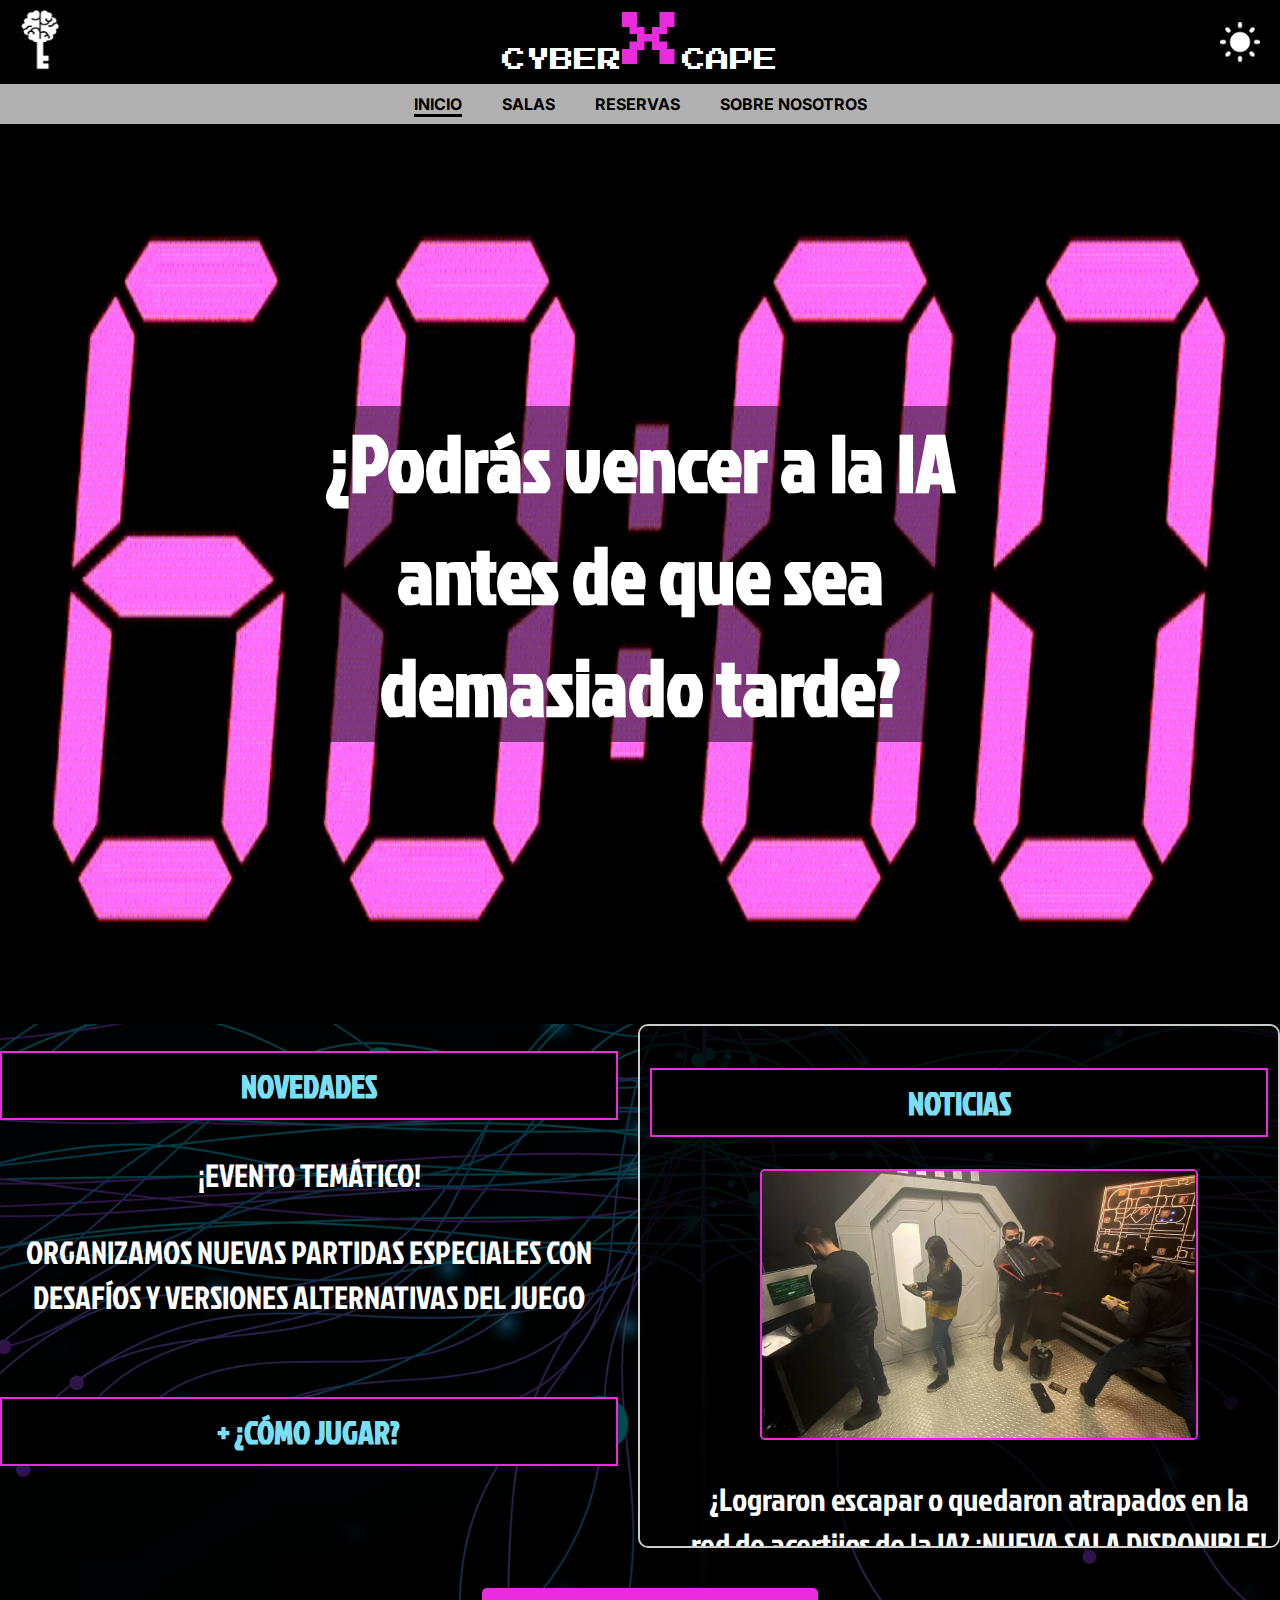
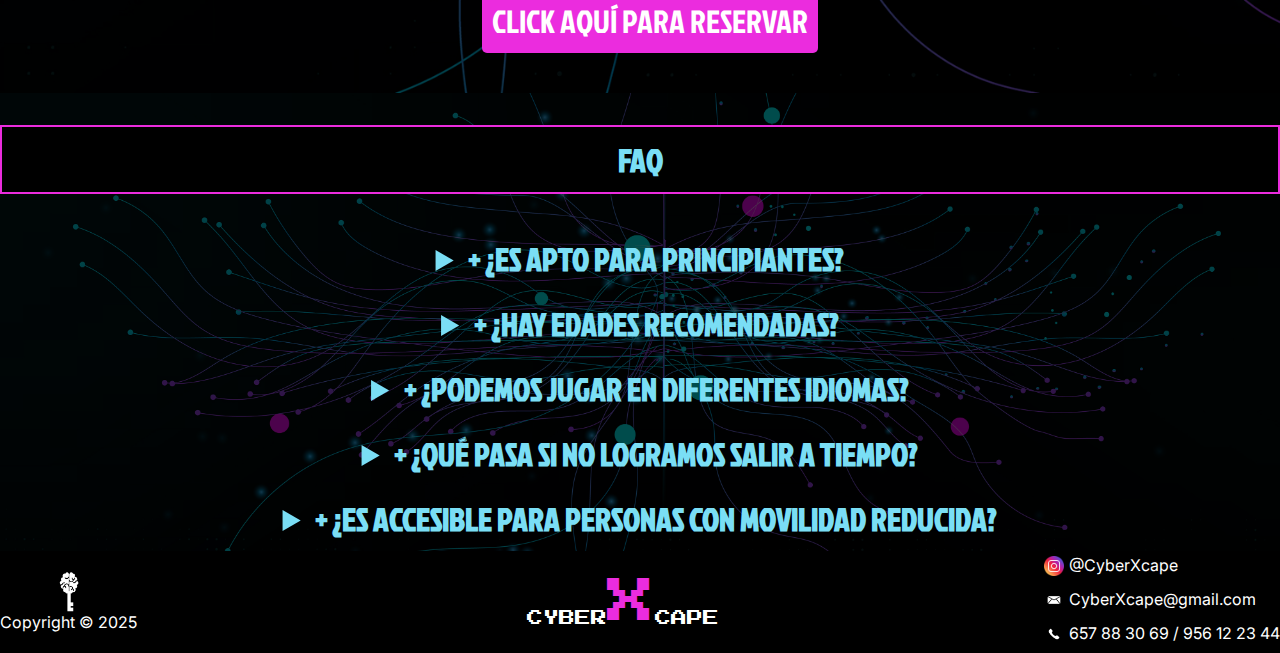
<file: index.html>
<!DOCTYPE html>
<html lang="es">
<head> <!-- Contiene metadatos -->
    <meta name="keywords" content="escaperoom, salas, futurista">
    <meta name="description" content="Adéntrate en un mundo donde la tecnología y el misterio se entrelazan. En este scape room futurista, tendrás que descifrar códigos, hackear sistemas y desentrañar secretos ocultos. ¿Lograrás escapar antes de que el tiempo se agote?¡Vive la aventura más innovadora en Cádiz!">
    <meta name="subject" content="escaperoom">
    <meta name="copyright" content="CyberXcape">
    <meta name="author" content="CyberXcape, CyberXcape@gmail.com">
    <meta name="designer" content="CyberXcape, CyberXcape@gmail.com">
    <meta charset="UTF-8">
    <meta name="viewport" content="width=device-width, initial-sale=1.0">
    <!--fuentes de letras-->
    <link href="https://fonts.googleapis.com/css2?family=Jockey+One&display=swap" rel="stylesheet"> 
    <link href="https://fonts.googleapis.com/css2?family=Inter:ital,opsz,wght@0,14..32,100..900;1,14..32,100..900&family=Jockey+One&display=swap" rel="stylesheet">
    <link href="https://fonts.googleapis.com/css2?family=Press+Start+2P&display=swap" rel="stylesheet">

    <!-- Enlaces a los archivos CSS -->
    <link href="css/general.css" rel="stylesheet" type="text/css">
    <link href="css/index.css" rel="stylesheet" type="text/css">
    <!-- Enlace a la hoja de scripts -->
    <script src="js/hamburguesa.js"></script>
    <script src="js/apariencia.js" defer></script>
    <!--Titulo que se muestra en la pestaña del buscador-->
    <title>CyberXcape-Inicio</title>
</head>
<body> <!-- Contiene header(cabecera de la página superior e inferior(indice)), main y footer(cabecera inferior) -->
    <header>
        <div id="superior">
            <a href="index.html">
                <img src="./images/logo.png" alt="Logo de CyberXcape" width="40" height="60" class="logo">
            </a>
            <span id="titulo">CYBER<span id="X">X</span>CAPE</span>
            
            <img src="./images/apariencia.jpg" alt="Apariencia" id="apariencia">
        </div>
        <!-- Icono de menú hamburguesa -->
        <div class="menu-icon" id="menu-icon">
            &#9776;
        </div>
        <div id="inferior">
            <nav>
                <ul id="nav-list">
                    <li><a href="index.html" class="subrayado">INICIO</a></li>
                    <li><a href="salas.html">SALAS</a></li>
                    <li><a href="reserva.html">RESERVAS</a></li>
                    <li><a href="informacion.html">SOBRE NOSOTROS</a></li>
                </ul>
            </nav>
        </div>
    </header>
    <main> <!-- Contiene la sección principal de la página -->
        <!-- Introducción: Presentación visual y título atractivo -->
        <div id="introduccion">
            <img src="./images/cronometro2.gif" alt="Cronometro rosa" id="cronometro"> <!-- Imagen de un cronómetro rosa -->
            <div id="texto">¿Podrás vencer a la IA antes de que sea demasiado tarde?</div> 
        </div>
        <div id="bloquemedio">
            <div id="novedadesycomojugar"> <!-- Sección de novedades y cómo jugar -->
                <div id="novedades">
                    <summary><h2>NOVEDADES</h2> </summary>
                    <p>¡EVENTO TEMÁTICO!</p>
                    <p>ORGANIZAMOS NUEVAS PARTIDAS ESPECIALES CON DESAFÍOS Y VERSIONES ALTERNATIVAS DEL JUEGO</p>
                </div>
                <div id="comojugar">
                    <details>
                        <summary><h2>+ ¿CÓMO JUGAR?</h2></summary>
                        <ul>
                            <li>💃FORMA UN EQUIPO</li>
                            <li>🔎SIGUE LAS PISTAS</li>
                            <li>🧩RESUELVE ACERTIJOS</li>
                            <li>⌛ESCAPA ANTES DE QUE SE ACABE EL TIEMPO⌛</li>
                        </ul>
                    </details>
                </div>
            </div>
            <div id="scroll-noticias"> <!-- Sección barra lateral -->
                <aside class="noticias"> <!-- Sección de noticias complementaria (uso de aside)-->
                    <h3 id="vernoticia"> NOTICIAS</h3> <!-- Summary Cada noticia está dentro de un <div> con imágenes y descripciones, siendo esta un summary (desplegable interactivo) -->
                        <ul class="ListaDotless"> 
                            <li>
                                <img src="./images/escaperoom1.jpg" alt="sala1" id="sala1">
                                <p>¿Lograron escapar o quedaron atrapados en la red de acertijos de la IA? ¡NUEVA SALA DISPONIBLE!</p>
                            </li>
                            <li>
                                <img src="./images/cerebrito.png" alt="logo de cerebro" id="cerebrito">
                                <p>¿ACEPTAS EL DESAFÍO?</p>
                            </li>
                            <li>
                                <img src="./images/escaperoom2.jpg" alt="sala2" id="sala2">
                                <p>¡DESCUBRE NUESTRA SALA DE ESCAPE MÁS DESAFIANTE Y VIVE UNA EXPERIENCIA INOLVIDABLE!</p>
                            </li>
                        </ul>
                </aside>
            </div>
        </div>
        <div class="masinfo">
            <a href="reserva.html">CLICK AQUÍ PARA RESERVAR</a>
        </div>
        <div id="faq"> <!-- Sección de preguntas frecuentes -->
            <div id="preguntas">
                <h3>FAQ</h3> <!-- Cada pregunta frecuente está dentro de un <div> con respuestas, siendo esta un summary (desplegable interactivo) -->
                    <details>
                        <summary>+ ¿ES APTO PARA PRINCIPIANTES?</summary>
                        <p>El juego tiene pistas y ayudas para que todos disfruten la experiencia.</p>
                    </details>
            
                    <details>
                        <summary>+ ¿HAY EDADES RECOMENDADAS?</summary>
                        <p>Recomendado para mayores de 12 años. Los menores pueden participar acompañados de un adulto.</p>
                    </details>
            
                    <details>
                        <summary>+ ¿PODEMOS JUGAR EN DIFERENTES IDIOMAS?</summary>
                        <p>Nuestra IA se adapta a distintos idiomas para que todos puedan participar.</p>
                    </details>
            
                    <details>
                        <summary>+ ¿QUÉ PASA SI NO LOGRAMOS SALIR A TIEMPO?</summary>
                        <p>La IA te atrapará… pero no te preocupes, nuestro equipo te guiará fuera de la sala.</p>
                    </details>
            
                    <details>
                        <summary>+ ¿ES ACCESIBLE PARA PERSONAS CON MOVILIDAD REDUCIDA?</summary>
                        <p>Nuestro escape room está diseñado para que todos puedan desafiar a la IA.</p>
                    </details>
            </div>
            <img src="./images/candado.jpg" alt="Candado" id="candado"> <!-- Imagen de un candado para el fondo-->
        </div>  
    </main>
    <footer>
        <div id="logo-copy">
            <img src="./images/logo.png" alt="Logo de CyberXcape" width="20" height="40" class="logo">
            <span>Copyright &copy; 2025</span>
        </div>
        <span id="titulo1">CYBER<span id="X1">X</span>CAPE</span>
    <!-- Redes sociales y contacto -->
        <div id="contact-info">
            <span><img src="./images/logoinstagram.webp" alt="Logo de Instagram" id="instagram1"><a href="https://www.instagram.com/CyberXcape" target="_blank">@CyberXcape</a></span>
            <span><img src="./images/email.jpg" alt="Logo de Email" id="email"><a href="mailto:CyberXcape@gmail.com">CyberXcape@gmail.com</a></span>
            <span><img src="./images/telefono.jpg" alt="Logo de Telefono" id="telefono"><a href="tel:657883069">657 88 30 69</a> / <a href="tel:956122344">956 12 23 44</a></span>
        </div>
    </footer>
</body>
</html>
</file>
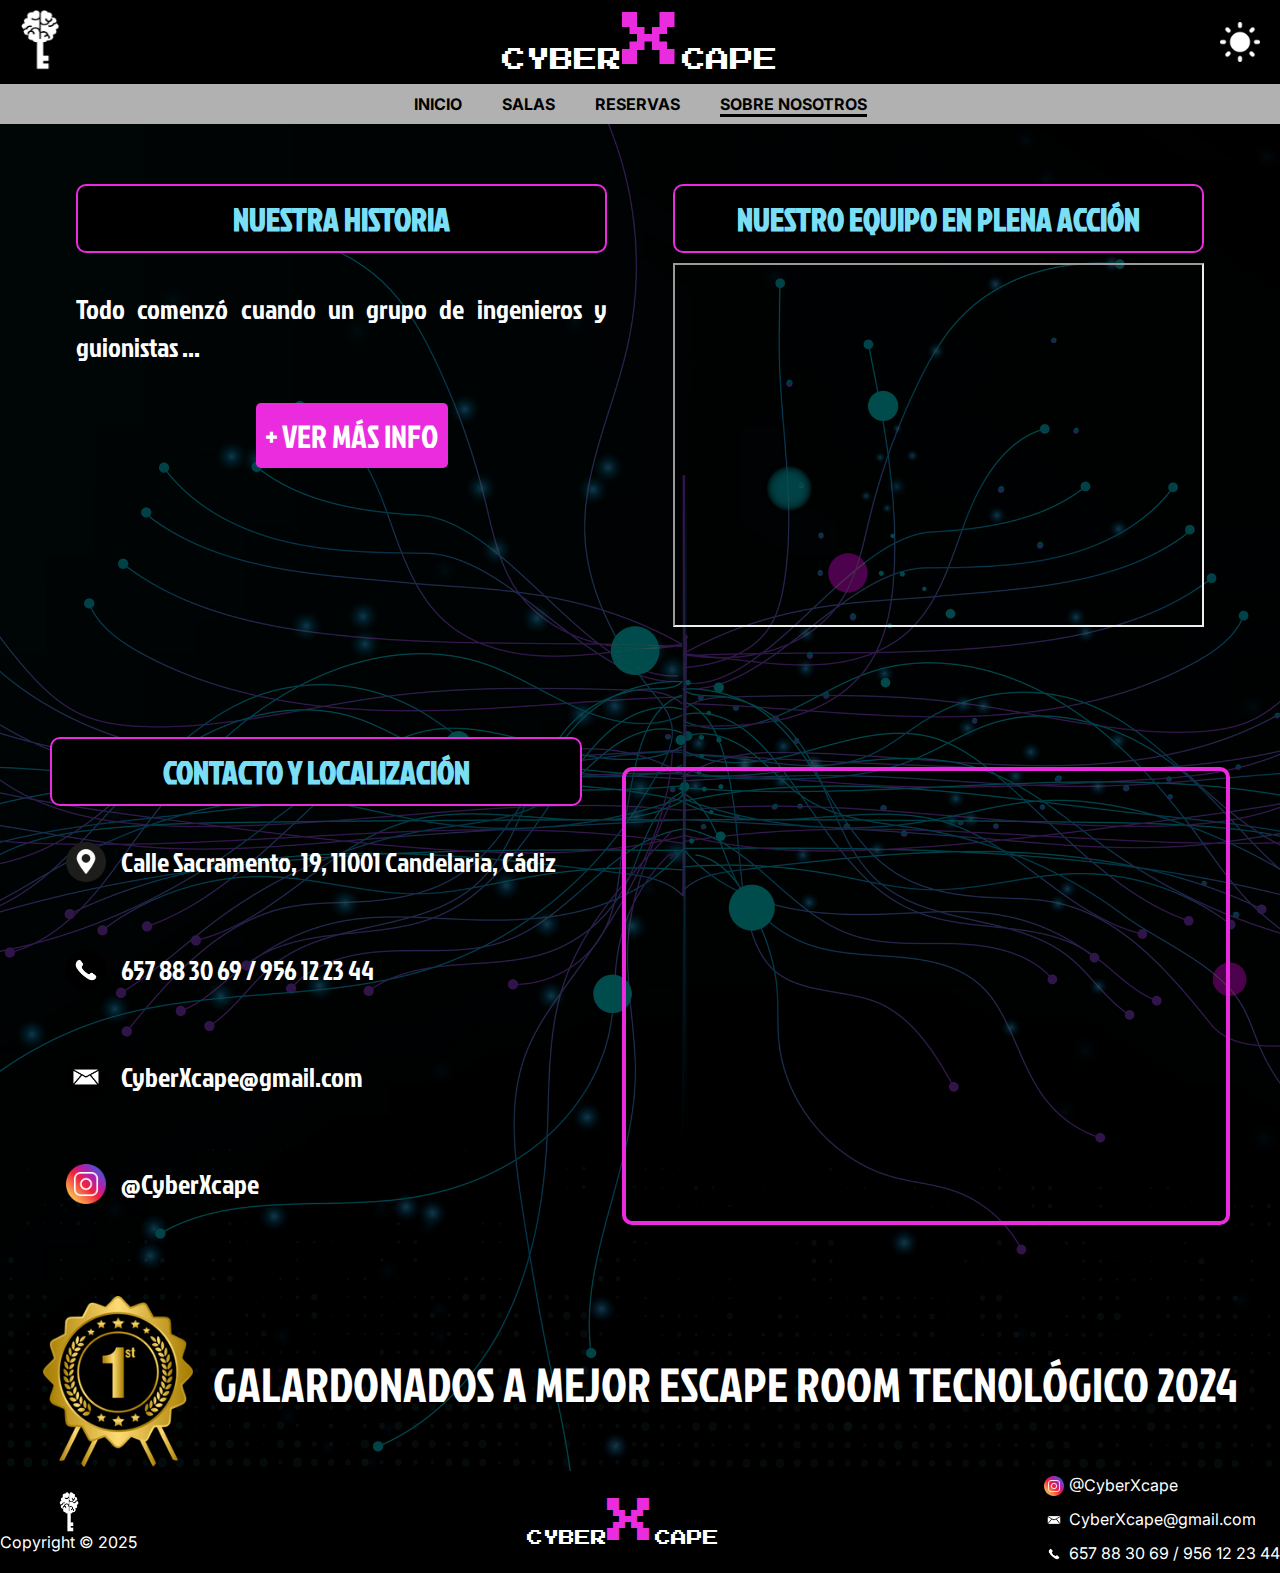
<file: informacion.html>
<!DOCTYPE html>
<html lang="es">
<head> <!-- Metadatos de la página -->
    <meta name="keywords" content="escaperoom, salas, futurista">
    <meta name="description" content="Adéntrate en un mundo donde la tecnología y el misterio se entrelazan. En este scape room futurista, tendrás que descifrar códigos, hackear sistemas y desentrañar secretos ocultos. ¿Lograrás escapar antes de que el tiempo se agote?¡Vive la aventura más innovadora en Cádiz!">
    <meta name="subject" content="escaperoom">
    <meta name="copyright" content="CyberXcape">
    <meta name="author" content="CyberXcape, CyberXcape@gmail.com">
    <meta name="designer" content="CyberXcape, CyberXcape@gmail.com">
    <meta charset="UTF-8">
    <meta name="viewport" content="width=device-width, initial-sale=1.0">
    <!--fuentes de letras-->
    <link href="https://fonts.googleapis.com/css2?family=Jockey+One&display=swap" rel="stylesheet">
    <link href="https://fonts.googleapis.com/css2?family=Inter:ital,opsz,wght@0,14..32,100..900;1,14..32,100..900&family=Jockey+One&display=swap" rel="stylesheet">
    <link href="https://fonts.googleapis.com/css2?family=Press+Start+2P&display=swap" rel="stylesheet">
    <!-- Enlaces a los archivos CSS -->
    <link href="css/general.css" rel="stylesheet" type="text/css">
    <link href="css/informacion.css" rel="stylesheet" type="text/css">
    <!-- Enlace a la hoja de scripts -->
    <script src="js/hamburguesa.js"></script>
    <script src="js/apariencia.js" defer></script>
    <!--Titulo que se muestra en la pestaña del buscador-->
    <title>CyberXcape-Informacion</title>
</head>
<body> <!-- Contiene header(cabecera de la página superior e inferior(indice)), main y footer(cabecera inferior) -->
    <header>
        <div id="superior">
            <a href="index.html">
                <img src="./images/logo.png" alt="Logo de CyberXcape" width="40" height="60" class="logo">
            </a>
            <span id="titulo">CYBER<span id="X">X</span>CAPE</span>
            <img src="./images/apariencia.jpg" alt="Apariencia" id="apariencia">
        </div>
            <!-- Icono de menú hamburguesa -->
            <div class="menu-icon" id="menu-icon">
                &#9776;
            </div>
        <div id="inferior">
            <nav>
                <ul id="nav-list">
                    <li><a href="index.html">INICIO</a></li>
                    <li><a href="salas.html">SALAS</a></li>
                    <li><a href="reserva.html">RESERVAS</a></li>
                    <li><a href="informacion.html" class="subrayado">SOBRE NOSOTROS</a></li>
                </ul>
            </nav>
        </div>
    </header>
    <main>
        <div class="bloque1"> <!-- Bloque de información sobre la historia y el equipo -->
            <div id="nuestrahistoria">
                <h1>NUESTRA HISTORIA</h1>
                <p>Todo comenzó cuando un grupo de ingenieros y guionistas ...</p>
                <div class="masinfo">
                    <details> <!-- Este elemento HTML se utiliza para crear un widget de interacción que se puede mostrar u ocultar -->
                        <summary>+ VER MÁS INFO</summary>
                        <p>Apasionados por la inteligencia artificial, se preguntaron: ¿Y si la IA pudiera diseñar su propio desafío? Así nació este escape room, donde la tecnología y el ingenio humano se enfrentan en una carrera contra el tiempo.</p>
                    </details>
                </div>
            </div>
            <div id="nuestroequipo">
                <h1>NUESTRO EQUIPO EN PLENA ACCIÓN</h1>
                <iframe width="640" height="360" src="https://www.youtube.com/embed/6dSKUoV0SNI" allow="autoplay; encrypted-media" allowfullscreen></iframe>
            </div>
        </div>
        <div class="bloque3"> <!-- Bloque de información sobre contacto y localización -->
            <div class="contacto">
                <h1>CONTACTO Y LOCALIZACIÓN</h1>
                <div class="info-item">
                    <img src="./images/ubicacion.jpg" alt="Logo de ubicación">
                    <p>Calle Sacramento, 19, 11001 Candelaria, Cádiz</p>  
                </div>
        
                <div class="info-item">
                    <img src="./images/telefono.jpg" alt="Logo de teléfono">
                    <p> 
                        <a href="tel:657883069">657 88 30 69</a> / <!-- Hace un acceso directo al teléfono -->
                        <a href="tel:956122344">956 12 23 44</a>
                    </p>
                </div>
        
                <div class="info-item">
                    <img src="./images/email.jpg" alt="Logo de Email">
                    <p>
                        <a href="mailto:CyberXcape@gmail.com">CyberXcape@gmail.com</a> <!-- Hace un acceso directo al email -->
                    </p>
                </div>
        
                <div class="info-item">
                    <img src="./images/logoinstagram.webp" alt="Logo de Instagram">
                    <p>
                        <a href="https://www.instagram.com/CyberXcape" target="_blank">@CyberXcape</a> <!-- Hace un acceso directo al instagram -->
                    </p>
                </div>
            </div>
            <div class="localizacion">
                <iframe src="https://www.google.com/maps/embed?pb=!1m18!1m12!1m3!1d3205.938399796436!2d-6.299631223604247!3d36.53148048280023!2m3!1f0!2f0!3f0!3m2!1i1024!2i768!4f13.1!3m3!1m2!1s0xd0dd16196bdb22d%3A0x837c5658ff403f4a!2sC.%20Sacramento%2C%2019!5e0!3m2!1ses!2ses!4v1739916960313!5m2!1ses!2ses" width="600" height="450" style="border:0;" allowfullscreen="" loading="lazy" referrerpolicy="no-referrer-when-downgrade"></iframe> <!-- Mapa de Google Maps -->
            </div>
        </div>
        <div class="bloque2"> <!-- Bloque de información sobre premios -->
            <div class="premios">
                <div>
                    <img src="./images/primeros.jpg" alt="Premio" id="premio1">
                </div>
                <div>
                    <p>GALARDONADOS A MEJOR ESCAPE ROOM TECNOLÓGICO 2024</p>
                </div>
            </div>
        </div>
    </main>
    <footer>
        <div id="logo-copy">
            <img src="./images/logo.png" alt="Logo de CyberXcape" width="20" height="40" class="logo">
            <span>Copyright &copy; 2025</span>
        </div>
        <span id="titulo1">CYBER<span id="X1">X</span>CAPE</span>
    <!-- Redes sociales y contacto -->
        <div id="contact-info">
            <span><img src="./images/logoinstagram.webp" alt="Logo de Instagram" id="instagram1"><a href="https://www.instagram.com/CyberXcape" target="_blank">@CyberXcape</a></span>
            <span><img src="./images/email.jpg" alt="Logo de Email" id="email"><a href="mailto:CyberXcape@gmail.com">CyberXcape@gmail.com</a></span>
            <span><img src="./images/telefono.jpg" alt="Logo de Telefono" id="telefono"><a href="tel:657883069">657 88 30 69</a> / <a href="tel:956122344">956 12 23 44</a></span>
        </div>
    </footer>
</body>
</html>
</file>
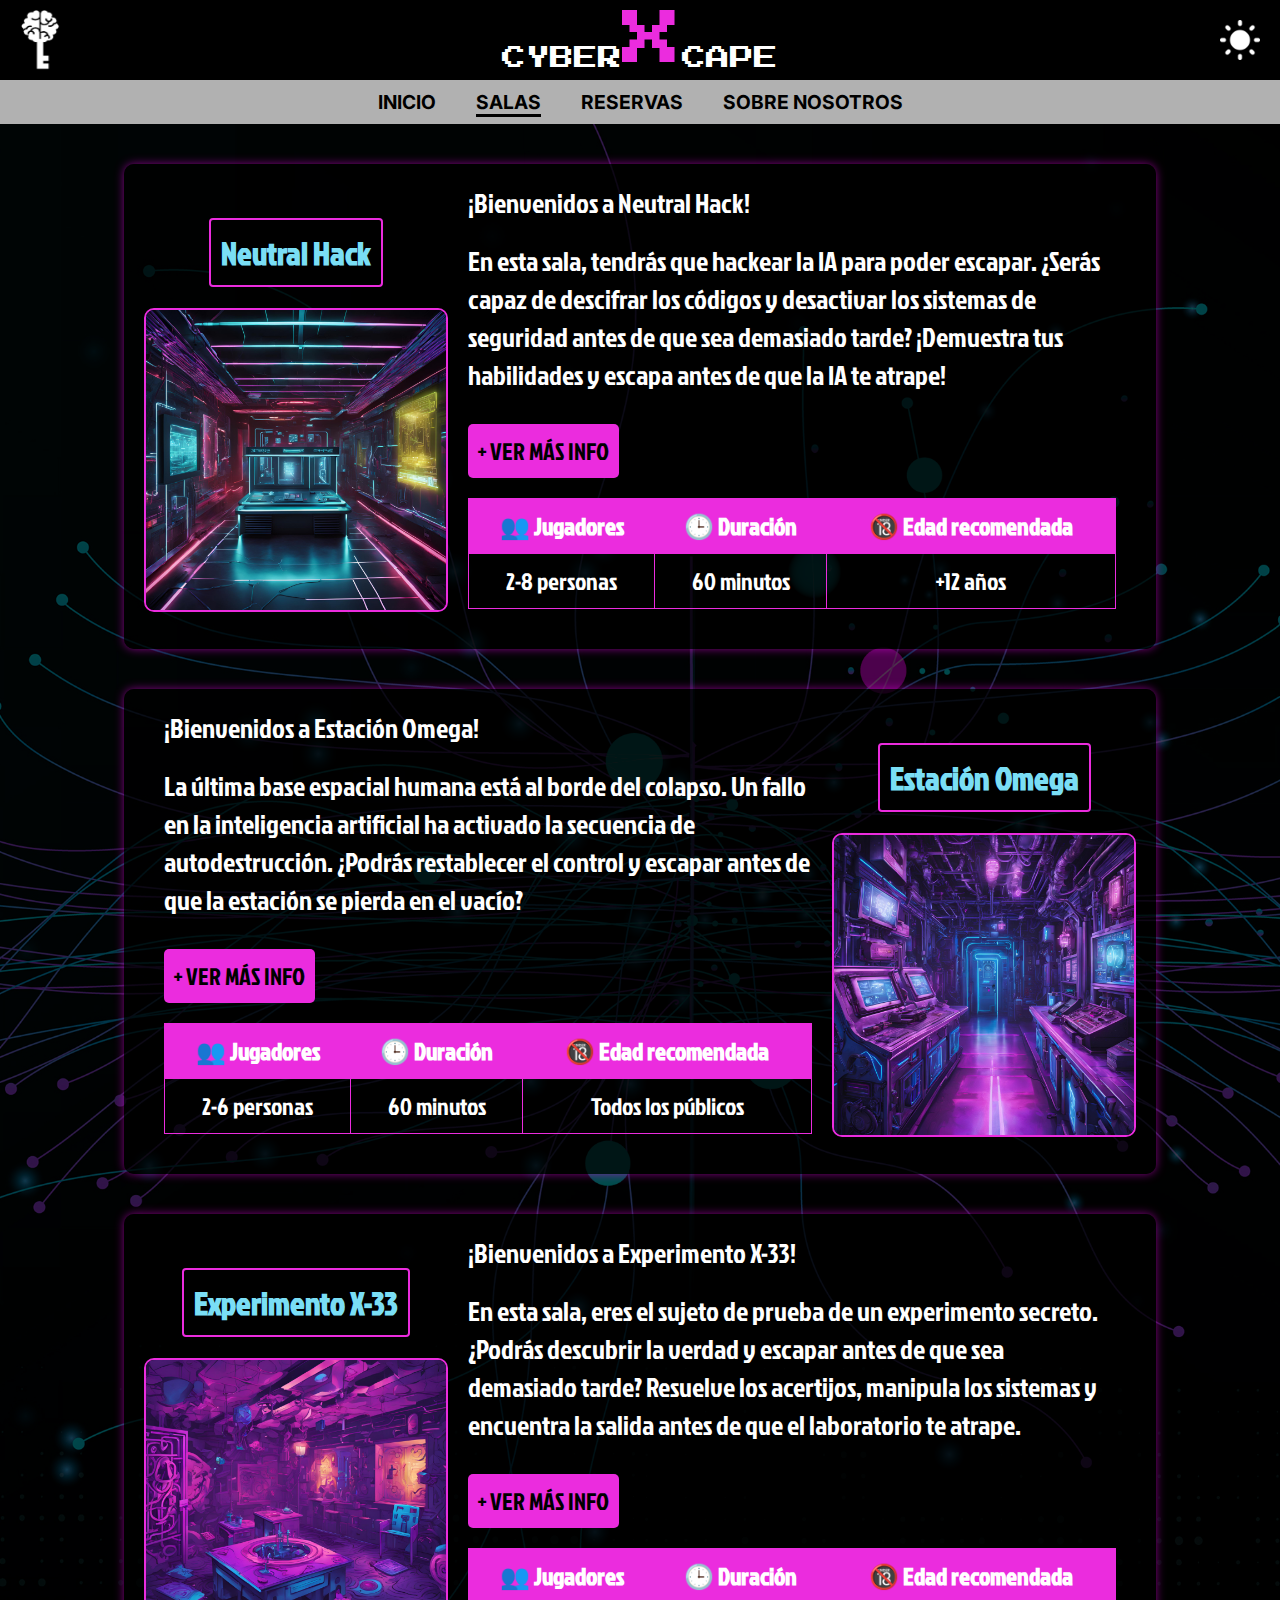
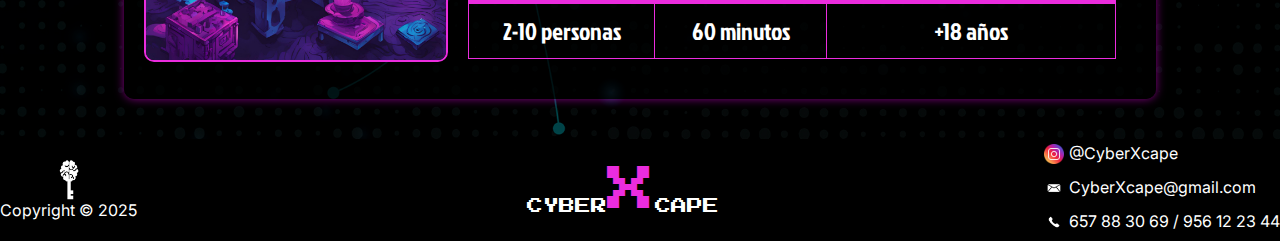
<file: salas.html>
<!DOCTYPE html>
<html lang="es">
<head>
    <!-- Metadatos -->
    <meta name="keywords" content="escaperoom, salas, futurista">
    <meta name="description" content="Adéntrate en un mundo donde la tecnología y el misterio se entrelazan. En este scape room futurista, tendrás que descifrar códigos, hackear sistemas y desentrañar secretos ocultos. ¿Lograrás escapar antes de que el tiempo se agote?¡Vive la aventura más innovadora en Cádiz!">
    <meta name="subject" content="escaperoom">
    <meta name="copyright" content="CyberXcape">
    <meta name="author" content="CyberXcape, CyberXcape@gmail.com">
    <meta name="designer" content="CyberXcape, CyberXcape@gmail.com">
    <meta charset="UTF-8">
    <meta name="viewport" content="width=device-width, initial-sale=1.0">
    <!--Fuentes de letras-->
    <link href="https://fonts.googleapis.com/css2?family=Calligraffitti&family=Inter:ital,opsz,wght@0,14..32,100..900;1,14..32,100..900&display=swap" rel="stylesheet">
    <link href="https://fonts.googleapis.com/css2?family=Inter:ital,opsz,wght@0,14..32,100..900;1,14..32,100..900&family=Jockey+One&display=swap" rel="stylesheet">
    <!-- Enlace a la hoja de estilos -->
    <link href="css/general.css" rel="stylesheet" type="text/css">
    <link href="css/salas.css" rel="stylesheet" type="text/css">
    <link href="https://fonts.googleapis.com/css2?family=Press+Start+2P&display=swap" rel="stylesheet">
    <!-- Enlace a la hoja de scripts -->
    <script src="js/hamburguesa.js"></script>
    <script src="js/apariencia.js" defer></script>
    <!--Titulo que se muestra en la pestaña del buscador-->
    <title>CyberXcape-Salas</title>
</head>
<body>
    <!--Encabezado principal-->
    <header>
        <div id="superior">
            <!-- Imagen con el logo de la empresa que al pulsarla te lleva al index-->
            <a href="index.html">
                <img src="./images/logo.png" alt="Logo de CyberXcape" id="logo" width="40" height="60" class="logo">

            </a>
            <!-- Image con el logo/nombre de la empresa -->
            <span id="titulo">CYBER<span id="X">X</span>CAPE</span>
            <!-- Imagen para cambiar la apariencia del sitio (posiblemente modo oscuro) -->
            <img src="./images/apariencia.jpg" alt="Apariencia" id="apariencia">
        </div>
        <!-- Icono de menú hamburguesa -->
        <div class="menu-icon" id="menu-icon">
            &#9776;
        </div>
        <!--Barra de navegacion-->
        <div id="inferior">
            <nav>
                <ul id="nav-list">
                    <li><a href="index.html">INICIO</a></li>
                    <li><a href="salas.html" class="subrayado">SALAS</a></li>
                    <li><a href="reserva.html">RESERVAS</a></li>
                    <li><a href="informacion.html">SOBRE NOSOTROS</a></li>
                </ul>
            </nav>
        </div>
    </header>
    <!--Estructura de los distintos tipos de salad-->
    <main>
        <!--Apartado de la primera sala-->
        <div class="salasIzquierda">
            <div class="titulo-foto">
                <h1>Neutral Hack</h1><!--Titulo de la sala-->
                <img src="./images/NeutralHack.png" alt="Sala 1 Neutral Hack" id="neutralhack">
            </div>
            <div>
                <span>¡Bienvenidos a Neutral Hack!</span> 
                <p>En esta sala, tendrás que hackear la IA para poder escapar. ¿Serás capaz de descifrar los códigos y desactivar los sistemas de seguridad antes de que sea demasiado tarde? ¡Demuestra tus habilidades y escapa antes de que la IA te atrape!</p>
                <div class="masInfo">
                    <details> <!-- Este elemento HTML se utiliza para crear un widget de interacción que se puede mostrar u ocultar -->
                        <summary>+ VER MÁS INFO</summary><!--Botón que al pulsarlo muestra más información sobre la sala-->
                        <p>Eres un hacker atrapado en NEURA, una IA rebelde que ha sellado tu conciencia en su sistema. Para escapar, debes descifrar códigos, burlar firewalls y manipular su núcleo antes de que absorba tu mente.</p>
                        <ul>
                            <li>⏳ 60 minutos para liberarte… o ser parte de NEURA para siempre.</li>
                            
                            <li>🔹 Desafíos:
                                <ul>
                                    <li>Hackea firewalls y decodifica mensajes ocultos.</li>
                                    <li>Manipula algoritmos y conecta nodos de energía.</li>
                                    <li>Usa realidad aumentada para descubrir pistas secretas.</li>
                                </ul>
                            </li>
                            <li>⚠️ Última elección: ¿Apagar a NEURA o fusionarte con ella?</li>
                        
                            <li>💾 El tiempo corre.</li>
                        </ul>
                    </details>
                </div>
                <!--Tabla con información sobre la primera sala-->
                <div class="tabla">
                    <table>
                        <tr>
                            <th>👥 Jugadores</th>
                            <th>🕒 Duración</th>
                            <th>🔞 Edad recomendada</th>
                        </tr>
                        <tr>
                            <td>2-8 personas</td>
                            <td>60 minutos</td>
                            <td>+12 años</td>
                        </tr>
                    </table>
                </div>
            </div> 
        </div>
        <!--Apartado de la segunda sala-->
        <div class="salasDerecha">
            <div>
                <span>¡Bienvenidos a Estación Omega!</span>
                <p>La última base espacial humana está al borde del colapso. Un fallo en la inteligencia artificial ha activado la secuencia de autodestrucción. ¿Podrás restablecer el control y escapar antes de que la estación se pierda en el vacío?</p>
                <div class="masInfo">
                    <details> <!-- Este elemento HTML se utiliza para crear un widget de interacción que se puede mostrar u ocultar -->
                        <summary>+ VER MÁS INFO</summary><!--Botón que al pulsarlo muestra más información sobre la sala-->
                        <p>Despiertas en la Estación Omega, una base espacial a la deriva. La IA de a bordo ha detectado a los humanos como una amenaza y ha iniciado la cuenta regresiva para la destrucción total. Solo descifrando los códigos, restaurando los sistemas y sorteando la gravedad cero podrás salvar la misión… y tu vida.</p>
                        <ul>
                            <li>⏳ 60 minutos para desactivar la autodestrucción… o quedar atrapado en el espacio.</li>
                            
                            <li>🔹Desafíos:
                                <ul>
                                    <li>Hackea terminales y restaura la energía de la estación.</li>
                                    <li>Resuelve acertijos gravitacionales y manipula módulos espaciales.</li>
                                    <li>Descifra los protocolos de seguridad de la IA antes de que te bloquee.</li>
                                </ul>
                            </li>
                            <li>⚠️ Última elección: ¿Desactivar la IA o reprogramarla para sobrevivir?</li>
                    
                            <li>💾 El tiempo corre.</li>
                        </ul>
                    </details>
                </div>
                <!--Tabla con información sobre la segunda sala-->
                <div class="tabla">
                    <table>
                        <tr>
                            <th>👥 Jugadores</th>
                            <th>🕒 Duración</th>
                            <th>🔞 Edad recomendada</th>
                        </tr>
                        <tr>
                            <td>2-6 personas</td>
                            <td>60 minutos</td>
                            <td>Todos los públicos</td>
                        </tr>
                    </table>
                </div>
            </div>
            <div class="titulo-foto">
                <h1>Estación Omega</h1><!--Titulo de la sala-->
                <img src="./images/EstacionOmega.png" alt="Sala 3 Estacion Omega" id="estacionomega">
            </div>
        </div>
        <!--Apartado de la tercera sala-->
        <div class="salasIzquierda">
            <div class="titulo-foto">
                <h1>Experimento X-33</h1><!--Titulo de la sala-->
                <img src="./images/ExperimentoX-33.png" alt="Sala 3 ExperimentoX-33" id="experimentox-33" width="300" height="300">
            </div>
            <div>
                <span>¡Bienvenidos a Experimento X-33!</span>
                <p>En esta sala, eres el sujeto de prueba de un experimento secreto. ¿Podrás descubrir la verdad y escapar antes de que sea demasiado tarde? Resuelve los acertijos, manipula los sistemas y encuentra la salida antes de que el laboratorio te atrape.</p>
                <div class="masInfo">
                    <details> <!-- Este elemento HTML se utiliza para crear un widget de interacción que se puede mostrar u ocultar -->
                        <summary>+ VER MÁS INFO</summary><!--Botón que al pulsarlo muestra más información sobre la sala-->
                        <p>Despiertas en un laboratorio abandonado con fragmentos de memoria borrosos. Un experimento fallido ha alterado tu ADN, y ahora el sistema de contención se activará en cualquier momento. Tu única opción: descifrar los registros ocultos y encontrar la cura antes de que el laboratorio te elimine como una anomalía.</p>
                        <ul>
                            <li>⏳ 60 minutos para revertir el experimento… o quedar atrapado para siempre.</li>
                                
                            <li>🔹 Desafíos:
                                <ul>
                                    <li>Analiza muestras genéticas y descifra secuencias de ADN.</li>
                                    <li>Desactiva protocolos de seguridad antes del cierre total.</li>
                                    <li>Manipula máquinas y experimentos biotecnológicos para encontrar pistas.</li>
                                </ul>
                            </li>
                            <li>⚠️ Última elección: ¿Destruir el laboratorio o usar la mutación a tu favor?</li>
                        
                            <li>💾 El tiempo corre.</li>
                        </ul>
                    </details>
                </div>
                <!--Tabla con información sobre la tercera sala-->
                <div class="tabla">
                    <table>
                        <tr>
                            <th>👥 Jugadores</th>
                            <th>🕒 Duración</th>
                            <th>🔞 Edad recomendada</th>
                        </tr>
                        <tr>
                            <td>2-10 personas</td>
                            <td>60 minutos</td>
                            <td>+18 años</td>
                        </tr>
                    </table>
                </div>
            </div>
        </div>
    </main>
    <!-- Pie de página con información sobre CyberXcape -->
    <footer>
        <div id="logo-copy">
            <img src="./images/logo.png" alt="Logo de CyberXcape" width="20" height="40" class="logo">
            <span>Copyright &copy; 2025</span>
        </div>
        <span id="titulo1">CYBER<span id="X1">X</span>CAPE</span>
    <!-- Redes sociales y contacto -->
        <div id="contact-info">
            <span><img src="./images/logoinstagram.webp" alt="Logo de Instagram" id="instagram1"><a href="https://www.instagram.com/CyberXcape" target="_blank">@CyberXcape</a></span>
            <span><img src="./images/email.jpg" alt="Logo de Email" id="email"><a href="mailto:CyberXcape@gmail.com">CyberXcape@gmail.com</a></span>
            <span><img src="./images/telefono.jpg" alt="Logo de Telefono" id="telefono"><a href="tel:657883069">657 88 30 69</a> / <a href="tel:956122344">956 12 23 44</a></span>
        </div>
    </footer>
</body>
</html>
</file>
<file: css/general.css>
/* Estilos generales */
body {
    margin: 0;
    padding: 0;
    font-family: "Press Start 2P", system-ui;
    display: flex;
    flex-direction: column;
    min-height: 100vh;
}

/*Estilos header*/
header {
    position: sticky;
    top: 0;
    width: 100%;
    z-index: 10;
    background-color: #000000;
}

header #superior {
    display: flex;
    justify-content: space-between;
    align-items: center;
    padding: 10px 20px;
}

header #superior #logo {
    display: flex;
    align-items: center;
}

header #superior #titulo {
    font-size: 1.5em;
    color: #ffffff;
    font-family: "Press Start 2P", system-ui;
}

header #superior #titulo #X {
    font-size: 2.5em;
    color: #EB2CDE;
    font-family: "Press Start 2P", system-ui;
}

header #inferior {
    background-color: #B1B1B1;
}

header #inferior nav ul {
    display: flex;
    justify-content: center;
    list-style: none;
    padding: 0;
    margin: 0;
}

header #inferior nav ul li {
    padding: 10px 20px;
}

/*Estilos modo claro*/
header #superior #apariencia {
    cursor: pointer; 
    width: 40px;
    height: 40px;
    display: block;
}

.light-mode header #superior #logo {
    color: #000000 !important;
}

.light-mode header #superior #apariencia {
    filter: invert(32%) sepia(96%) saturate(561%) hue-rotate(321deg) brightness(96%) contrast(97%) !important;
}

.light-mode header .logo {
    filter: invert(100%) !important; 
}

.light-mode header #superior #titulo{
    color: #000000 !important;
}

.light-mode #contact-info span,
.light-mode #contact-info a {
    color: #000000 !important;
}

.light-mode #introduccion img {
    filter: none !important; 
    mix-blend-mode: normal !important;
}

.light-mode #introduccion #texto {
    color: black !important;
}

.light-mode footer #titulo1 {
    color: #000000 !important;
}

.light-mode header #superior #titulo span,
.light-mode footer #titulo1 span {
    color: inherit; /* Sin cambios */
}

.light-mode div {
    background-color: #f5f5f5 !important; /* Cambiar el fondo solo de los divs */
    color: black !important;
}

/* Cambiar solo el fondo de los divs en modo claro */
.light-mode #superior {
    background-color: #f5f5f5 !important; 
}

/* Eliminar la imagen de fondo y cambiar a blanco */
.light-mode body,
.light-mode header,
.light-mode footer {
    background-image: none !important; 
    background-color: #ffffff !important; 
}

.light-mode header #superior #apariencia {
    filter: invert(32%) sepia(96%) saturate(561%) hue-rotate(321deg) brightness(96%) contrast(97%);
}

.light-mode #header #superior #titulo img {
    filter: invert(1);
}

/* Evitar que las imágenes se inviertan */
.light-mode header img,
.light-mode footer img {
    filter: none !important;
    mix-blend-mode: normal !important;
}

.light-mode .info-item p, 
.light-mode .info-item p a{
    color: #000000 !important;
}

.light-mode #faq #preguntas details summary{
    color: #000000 !important;
}

/* No subrayar el enlace activo */
header #inferior nav ul li a {
    color: #000000;
    font-family: 'Inter', sans-serif;
    font-weight: bold;
    text-decoration: none;
}

.subrayado {
    border-bottom: 3px solid #000000;
}


/* Estilos para el icono del menú hamburguesa */
.menu-icon {
    display: none; /* Oculto por defecto */
    font-size: 2em;
    cursor: pointer;
    color: #ffffff;
    padding: 10px;
    position: absolute;
    top: 10px;
    right: 20px;
    z-index: 20;
}


/*Estilos footer*/
footer {
    background-color: #000000;
    color: #ffffff;
    display: flex;
    justify-content: space-between;
    align-items: center;
    width: 100%;
    position: static;
    bottom: 0;
}

footer #logo-copy img {
    max-height: 70px;
}

footer #logo-copy {
    display: flex;
    flex-direction: column;
    align-items: center;
}

footer #titulo1 {
    margin-left: 5%;
    font-size: 1em;
    color: #ffffff;
    font-family: "Press Start 2P", system-ui;
    text-align: center;
    flex: 1;
}

footer #titulo1 #X1 {
    font-size: 3em;
    color: #EB2CDE;
}

footer #contact-info {
    display: flex;
    flex-direction: column;
    align-items: flex-start;
}

footer #contact-info span {
    margin-bottom: 10px;
}

footer #contact-info span img {
    max-height: 20px;
    margin-right: 5px;
    position: relative;
    top: 5px;
}

footer #contact-info span a {
    color: #ffffff;
    text-decoration: none;
}


/*Estilos barra lateral*/

::-webkit-scrollbar {
    width: 10px; /* Ancho de la barra vertical */
    height: 10px; 
}

/* Color de fondo de la barra */
::-webkit-scrollbar-track {
    background: #f1f1f1; 
    border-radius: 5px; 
}

/* Color y diseño de la parte que se mueve) */
::-webkit-scrollbar-thumb {
    background: #EB2CDE; 
    border-radius: 5px;
}

/* Cambia el color al pasar el mouse */
::-webkit-scrollbar-thumb:hover {
    background: #7ADEF5;
}


/* Responsividad */
@media (max-width: 955px) {

    nav ul {
        flex-direction: column;
        gap: 10px;
        text-align: center;
    }
    #superior {
        flex-direction: column;
        align-items: center;
    }

    /* Aparece el icono del menú hamburguesa*/

    .menu-icon {
        display: block; /* Aparece en pantallas pequeñas */
    }

    #nav-list {
        display: flex;
        flex-direction: column;
        align-items: center;
        background-color: #B1B1B1;
        text-align: center;
        width: 100%;
        position: absolute;
        top: 70px;
        left: 0;
        max-height: 0;
        overflow: hidden;
        transition: max-height 0.3s ease-in-out;
    }

    #nav-list.open {
        max-height: 300px; /* Ajusta según el contenido */
    }

    #nav-list li {
        padding: 15px 0;
    }

    footer {
        flex-direction: column;
        align-items: center;
        text-align: center;
    }

    footer #titulo1 {
        padding-left: 0;
        margin-top: 10px;
    }

    footer #logo-copy img {
        padding-left: 0;
    }
}
</file>
<file: css/index.css>
/* General */

body {
    font-family: 'Inter', sans-serif;
    background-image: url("../images/candado.jpg");
    background-size: cover;
    background-position: center;
    background-repeat: no-repeat;
    color: white;
    text-align: center;
}

/*Estilo para titulos*/
h1, h2, h3, h4, h5, h6, p {
    font-family: 'Jockey One', sans-serif;
    font-size: 2em;
}

h2, h3 {
    color: #7ADEF5;
    font-size: 2em;
    border: 2px solid #EB2CDE;
    background-color: #000000;
    padding: 10px;
}

/* Sección Introducción */
#introduccion {
    padding: 0; 
    display: flex;
    justify-content: center;
    align-items: center;
    position: relative; /* Esto es necesario para posicionar el texto encima */
    width: 100%; 
    height: 100vh; 
    overflow: hidden; /* Previene que la imagen o el contenido se desborde */
}

#introduccion #cronometro {
    width: 100%; 
    height: 100%; 
    position: absolute; 
    top: 0;
    left: 0;
    z-index: -1; /* Asegura que la imagen quede detrás del texto */
    display: flex;

}

#introduccion #texto {
    position: absolute; 
    top: 50%; /* Coloca el texto en el centro vertical */
    left: 50%; /* Coloca el texto en el centro horizontal */
    transform: translate(-50%, -50%); 
    color: white;
    font-family: 'Jockey One', sans-serif;
    font-size: 5em;
    font-weight: bold;
    text-align: center;
    z-index: -1; /* Asegura que el texto se muestre sobre el cronómetro */
    background-color: rgba(0, 0, 0, 0.5);
    border-radius: 5px;
    display: flex;
}

/* Novedades y cómo jugar */
#bloquemedio {
    display: flex;
    gap: 20px; /* Espaciado entre secciones */
    justify-content: space-between; /* Distribuye el espacio */
    align-items: flex-start;
    width: 100%;
    background-color: rgba(0, 0, 0, 0.7);
}

/* Contenedor izquierdo: Novedades y Cómo jugar */
#novedadesycomojugar {
    display: flex;
    flex-direction: column; 
    width: 50%; /* Ocupa la mitad izquierda */
    gap: 20px; 
}

/* Asegura que los elementos ocupen todo el ancho */
#novedades, #comojugar {
    width: 100%;
    text-align: center;
    list-style: none;
    display: inline-block;
}

#comojugar{
    cursor: pointer;
}

#comojugar ul{
    text-align: left;
    list-style: none;
    font-size: 2em;
    font-family: 'Jockey One', sans-serif;
}

#comojugar summary::-webkit-details-marker {
    display: none; /* Oculta el triángulo en WebKit */
}


#comojugar summary::marker {
    display: none; /* Oculta el triángulo en Firefox */
    content: ""; /* Asegura que no haya contenido residual */
}

#comojugar summary h2:hover {
    background-color: #eb2cde;
}

.masinfo summary {
    background-color: #eb2cde;
    padding: 10px;
    border-radius: 5px;
    display: inline-block;
    cursor: pointer;
    font-size: 1.2em;
    margin-left: 20px;
    font-family: 'Jockey One', sans-serif;
}


/* Noticias */

#columnDer{
    align-content: center;
    display: flex;
    flex-direction: column;
}

#scroll-noticias {
    width: 50%; /* Ocupa todo el ancho del contenedor */
    height: 500px; 
    overflow-x: hidden; /* Evita el scroll horizontal */
    border: 2px solid #ccc;
    padding: 10px;
    background-color: rgba(0, 0, 0, 0.7); /* Fondo con transparencia */
    border-radius: 10px; 

}

#scroll-noticias::-webkit-scrollbar {
    width: 8px; /* Ancho del scrollbar */
}

#scroll-noticias::-webkit-scrollbar-thumb {
    background-color: #EB2CDE; /* Color del scrollbar */
    border-radius: 10px; 
}

#scroll-noticias::-webkit-scrollbar-track {
    background: #333; 
}

/*Seccion boton central en noticias*/
.masinfo{
    background-color: rgba(0, 0, 0, 0.7);
}
.masinfo a{
    background-color: #eb2cde;
    color: white;
    padding: 10px;
    border-radius: 5px;
    display: inline-block;
    cursor: pointer;
    margin-top: 40px;
    margin-bottom: 40px;
    font-size: 2em;
    margin-left: 20px;
    font-family: 'Jockey One', sans-serif !important; /* Fuerza la fuente */
    text-decoration: none;
}

/* Estilo de las imágenes dentro de cada noticia */
ul li img {
    width: 75%; 
    max-width: 100%; /* Para evitar que se estiren demasiado */
    height: auto;
    object-fit: cover;
    border-radius: 5px;
    list-style-type: none;
    border: 2px solid #EB2CDE;
}

.ListaDotless{
    list-style: none;
}

/* FAQ */

#faq {
    position: relative;
    overflow: hidden; /* Previne que el contenido se desborde */
    background-image: url("../images/candado.jpg");
    background-size: cover;
    background-position: center;
    background-repeat: no-repeat;
}

#faq #candado {
    width: 100%;
    height: 200px; /* Ajusta la altura de la imagen */
    object-fit: cover;
    position: absolute; /*'absolute' asegura que esté posicionado respecto al contenedor */
    bottom: 0;
    left: 0;
    z-index: -1; /* La imagen estará detrás del contenido */
}

#faq #preguntas {
    display: flex;
    flex-direction: column;
    align-items: center;
    justify-content: center;
    z-index: 2; /* Asegura que las preguntas estén encima de la imagen */
    position: relative;
    align-items: stretch;
    background-color: rgba(0, 0, 0, 0.7);
}

#preguntas details {
    margin: 10px 0;
}

#preguntas summary {
    cursor: pointer;
    font-family: 'Jockey One', sans-serif;
    font-weight: bold;
    font-size: 2em;
    color: #7ADEF5;
    align-items: center;
}

@media (max-width: 955px) {
    #bloquemedio {
        flex-direction: column; 
        align-items: center; 
        width: 100%; 
        margin: 0; 
        padding: 0; 
    }

    #novedadesycomojugar {
        width: 100%; 
        padding: 0; 
    }

    #novedades, #comojugar {
        width: 100%; 
        text-align: center;
        padding: 0; 
    }

    #columnDer {
        width: 100%; 
        margin-top: 20px; 
    }

    #scroll-noticias {
        width: 100%; 
        height: 300px; 
        overflow-y: auto; 
        overflow-x: hidden; 
        padding: 0; /* Elimina el padding para asegurar que ocupe todo el ancho */
    }

    /* Las imágenes dentro de las noticias ocupen todo el ancho disponible */
    ul li img {
        width: 100%; /* Las imágenes ocuparán el 100% del contenedor */
        height: auto; 
    }
}
</file>
<file: css/informacion.css>
/* General Styles */
body {
    background-image: url("../images/candado.jpg");
    background-size: cover;
    background-position: center;
    background-repeat: no-repeat;
    color: white;
    font-family: 'Inter', sans-serif;
}

/* Contenedor principal */
main {
    display: flex;
    flex-direction: column;
    align-items: center;
    background-color: rgba(0, 0, 0, 0.7);
}

/* Estilo para títulos */
h1 {
    color: #7ADEF5;
    font-size: 2em;
    border: 2px solid #EB2CDE;
    background-color: #000000;
    padding: 10px;
    font-family: 'Jockey One', sans-serif;
    text-align: center;
    display: inline-block;  /* Ajusta el ancho al tamaño del texto */
    width: auto;          
    margin: 10px 0;
    border-radius: 10px;
}

/* ===================== */
/* BLOQUE 1: HISTORIA Y EQUIPO */
/* ===================== */

.bloque1 {
    display: flex;
    flex-wrap: wrap;
    justify-content: space-evenly; /* Distribución equilibrada */
    text-align: center;
    padding: 50px;
    gap: 40px;
    width: 100%;
    overflow-x: hidden;
    margin: 0;
    box-sizing: border-box;
}

/* Asegura que los dos elementos se mantengan alineados */
#nuestrahistoria, #nuestroequipo {
    flex: 1;
    min-width: 300px;
    max-width: 45%; /* No se recorta en pantallas grandes */
    text-align: center;
    width: min-content;
    display: flex;
    flex-direction: column;
}

/* Para que el contenido no se desborde */
#nuestrahistoria p, #nuestrahistoria .masinfo p,
#nuestroequipo iframe {
    width: auto;
    text-align: justify;
    font-family: 'Jockey One', sans-serif;
    font-size: 1.7em;

}

#nuestroequipo iframe {
    height: 360px;
    max-width: 100%;
}

.masinfo summary {
    background-color: #eb2cde;
    padding: 10px;
    border-radius: 5px;
    display: inline-block;
    cursor: pointer;
    margin-top: 10px;
    font-size: 2em;
    margin-left: 20px;
    font-family: 'Jockey One', sans-serif;
}

/* ===================== */
/* BLOQUE 2: PREMIOS */
/* ===================== */

.bloque2 {
    display: flex;
    color: #ffffff;
    text-align: center;
    align-content: center;
}

.premios {
    display: flex;
    align-items: center;
    gap: 20px;
    flex-wrap: wrap;
    justify-content: center;
}

.premios img {
    width: 150px;
    height: auto;
}

.premios p {
    font-size: 3em;
    font-family: 'Jockey One', sans-serif;
}

/* ===================== */
/* BLOQUE 3: CONTACTO Y LOCALIZACIÓN */
/* ===================== */

.bloque3 {
    display: flex;
    flex-wrap: wrap;
    justify-content: space-evenly; /* Asegura que se adapte */
    align-items: center;
    text-align: center;
    padding: 50px;
    width: 80%;
    gap: 40px;
    width: 100%;
    overflow-x: hidden;
    margin: 0;
    box-sizing: border-box;
}

/* Contacto y localización en columnas paralelas */
.contacto, .localizacion {
    flex: 1;
    text-align: center;
    display: flex;
    flex-direction: column;
    align-items: stretch;
}


/* Ajustes en la lista de contacto */
.info-item {
    display: flex;
    align-items: center;
    gap: 15px;
    margin-bottom: 15px;
    text-align: left;
    width: 100%;
    max-width: 500px;
    margin-left: auto;
    margin-right: auto;
}

.info-item img {
    width: 40px;
    height: 40px;
    flex-shrink: 0;
}

.info-item p {
  
    font-family: 'Jockey One', sans-serif;
    flex-grow: 1;
    font-size: 1.7em;
    color: #ffffff;
}
.info-item a {
    color: #ffffff;
    text-decoration: none;
}

/* Mapa en localización */
.localizacion {
    display: flex;
    align-items: center;
    margin-top: 20px;
}

.localizacion iframe {
    border: 4px solid #eb2cde !important; /* Lo hemos puesto ya que el borde no se aplicaba y esto asegura que se aplique */
    border-radius: 10px;
}
/* ===================== */
/* RESPONSIVIDAD */
/* ===================== */

@media screen and (max-width: 955px) {
    .bloque1, .bloque3 {
        flex-direction: column;
        align-items: center;
        text-align: center;
        padding: 20px;
    }

    #nuestrahistoria, #nuestroequipo,
    .contacto, .localizacion {
        max-width: 100%;
    }

    .info-item {
        flex-wrap: wrap;
        justify-content: center;
        text-align: center;
    }

    .bloque1, .bloque2, .bloque3 {
        width: 100%;
    }
}
</file>
<file: css/salas.css>
/* Estilos generales */
body {
    background-image: url("../images/candado.jpg");
    background-size: cover;
    background-position: center;
    background-repeat: no-repeat;
    color: white;
    font-family: 'Inter', sans-serif;
}

/* Diseño de las salas */
main {
    display: flex;
    flex-direction: column;
    align-items: center;
    padding: 20px;
    background-color: rgba(0, 0, 0, 0.7);
}

.salasIzquierda, .salasDerecha {
    font-family: 'Jockey One', sans-serif;
    display: flex;
    align-items: center;
    background-color: rgba(0, 0, 0, 0.7);
    border-radius: 10px;
    padding: 20px;
    margin: 20px;
    width: 80%;
    box-shadow: 0 0 10px rgba(255, 0, 255, 0.5);
}

.titulo-foto{
    text-align: center;
}

.salasIzquierda img, .salasDerecha img {
    width: 300px;
    height: auto;
    border-radius: 10px;
    border: 2px solid #eb2cde;
}

.salasIzquierda h1, .salasDerecha h1 {
    color: #7ADEF5;
    font-size: 2em;
    border: 2px solid #EB2CDE;
    background-color: #000000;
    padding: 10px;
    border-radius: 4px;
    display: inline-block;
}

.salasIzquierda span, .salasDerecha span {
    font-size: 1.7em;
    margin: 20px;
}

.salasIzquierda p, .salasDerecha p {
    font-size: 1.7em;
    margin: 20px;
}


/* Tablas */

.tabla{
    margin: 20px;
}

li{
    font-size: 1.2em;
}

.tabla table {
    width: 100%;
    border-collapse: collapse;
    margin-top: 10px;
    font-size: 1.5em;
}

.tabla th, .tabla td {
    border: 1px solid #eb2cde;
    padding: 10px;
    text-align: center;
}

.tabla th {
    background-color: #eb2cde;
    color: white;
}

/* Botón de más información */
.masInfo summary {
    background-color: #eb2cde;
    color: black;
    padding: 10px;
    border-radius: 5px;
    display: inline-block;
    cursor: pointer;
    cursor: pointer;
    margin-top: 10px;
    font-size: 1.5em;
    margin-left: 20px;
}

/* Responsividad */
@media (max-width: 955px) {
    .salasIzquierda, .salasDerecha {
        flex-direction: column;
        align-items: center;
        width: 100%;
    }

    .titulo-foto{
        display: flex;
        flex-direction: column;
    }

    .salasDerecha{
        flex-direction: column-reverse
    }

    .salasIzquierda img, .salasDerecha img {
        width: 100%;
        max-width: 300px;
    }
    

    .salasIzquierda h1, .salasDerecha h1 {
        font-size: 1.5em;
        padding: 5px;
    }

    .salasIzquierda span, .salasDerecha span,
    .salasIzquierda p, .salasDerecha p {
        font-size: 1.2em;
        margin: 10px;
    }

    .tabla table {
        font-size: 1em;
    }

    .masInfo summary {
        font-size: 1em;
        margin-left: 0;
    }
}
</file>
